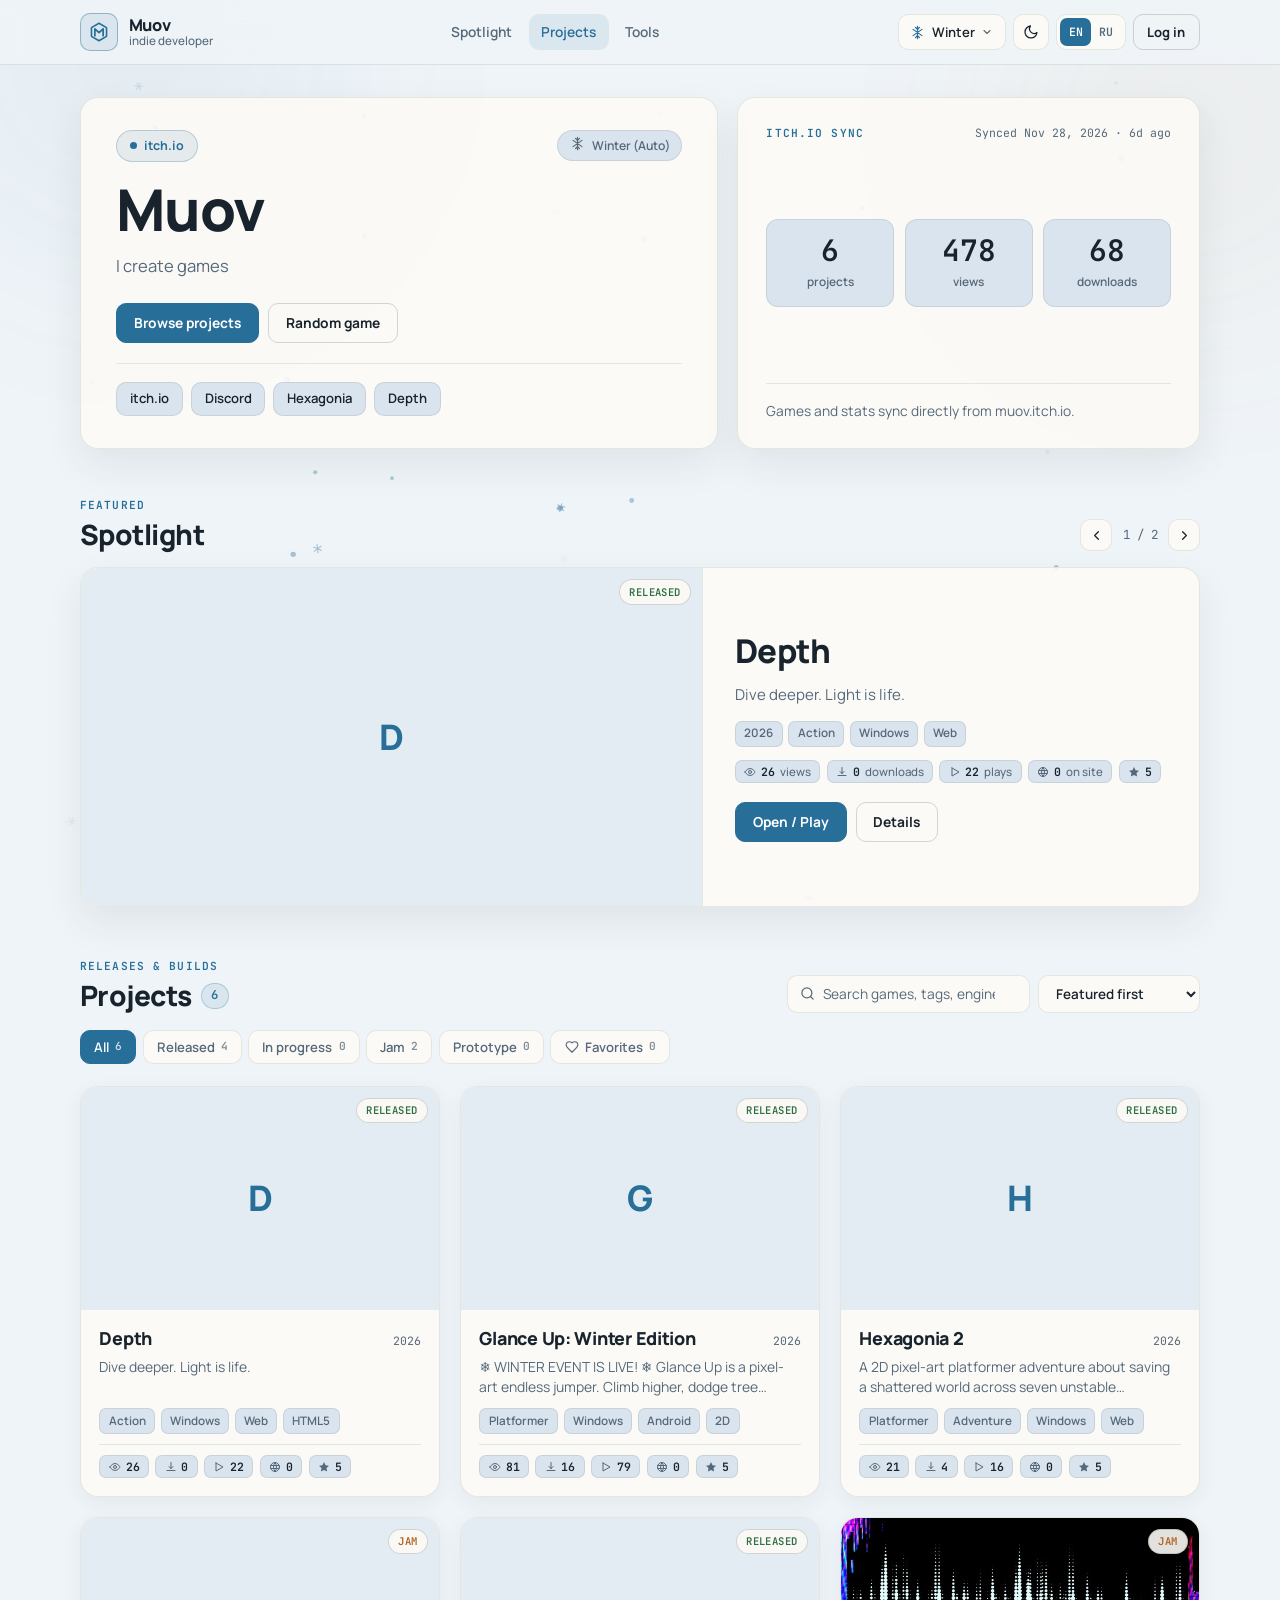
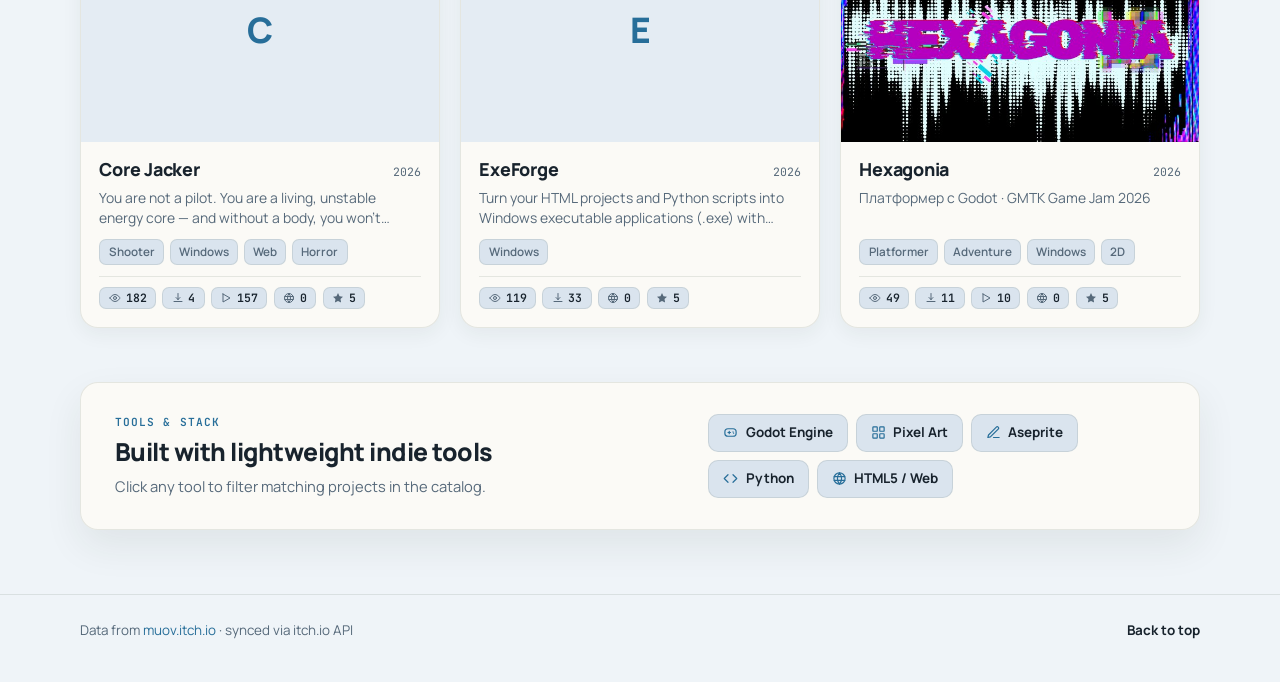
<file: index.html>
<!DOCTYPE html>
<html lang="en" data-theme="dark">
<head>
  <meta charset="UTF-8" />
  <meta name="viewport" content="width=device-width, initial-scale=1, viewport-fit=cover" />
  <title>Muov — Indie Games &amp; Tools</title>
  <meta name="description" content="Indie game developer Muov. Pixel-art platformers, arcade games, and developer utilities." />
  <meta name="theme-color" content="#0e1310" />
  <meta name="color-scheme" content="dark light" />

  <meta property="og:type" content="website" />
  <meta property="og:title" content="Muov — Indie Games &amp; Tools" />
  <meta property="og:description" content="Indie games, game jam builds, and tools by Muov." />
  <meta property="og:image" content="covers/hexagonia.jpg" />
  <meta name="twitter:card" content="summary_large_image" />

  <link rel="manifest" href="manifest.webmanifest" />
  <link rel="icon" href="icon.svg" type="image/svg+xml" />
  <link rel="apple-touch-icon" href="icon.svg" />

  <script>
    (() => {
      try {
        const storedTheme = localStorage.getItem("muov-theme");
        const prefersLight = window.matchMedia && window.matchMedia("(prefers-color-scheme: light)").matches;
        const theme = storedTheme === "light" || storedTheme === "dark" ? storedTheme : prefersLight ? "light" : "dark";
        const lang = localStorage.getItem("muov-lang") === "ru" ? "ru" : "en";
        const pref = localStorage.getItem("muov-season") || "auto";
        const m = new Date().getMonth();
        const calSeason = m === 11 || m <= 1 ? "winter" : m <= 4 ? "spring" : m <= 7 ? "summer" : "autumn";
        const valid = ["autumn", "winter", "spring", "summer", "rain"];
        const season = valid.includes(pref) ? pref : calSeason;
        document.documentElement.setAttribute("data-theme", theme);
        document.documentElement.setAttribute("data-season", season);
        document.documentElement.setAttribute("data-season-pref", valid.includes(pref) ? pref : "auto");
        document.documentElement.lang = lang;
        const meta = document.querySelector('meta[name="theme-color"]');
        if (meta) meta.setAttribute("content", theme === "light" ? "#f4f1ea" : "#0e1310");
      } catch (_) {}
    })();
  </script>

  <link rel="preconnect" href="https://fonts.googleapis.com" />
  <link rel="preconnect" href="https://fonts.gstatic.com" crossorigin />
  <link href="https://fonts.googleapis.com/css2?family=JetBrains+Mono:wght@400;500;600&family=Manrope:wght@400;500;600;700;800&display=swap" rel="stylesheet" />
  <link rel="stylesheet" href="styles.css" />

  <script type="application/json" id="giscusConfig">
  {
    "repo": "Prodebug/portfolio",
    "repoId": "R_kgDOVZsDQw",
    "category": "General",
    "categoryId": "DIC_kwDOVZsDQ84DJxqO"
  }
  </script>
</head>
<body>
  <a class="skip-link" href="#catalog">Skip to projects</a>

  <div class="atmosphere-layer" aria-hidden="true">
    <div class="ambient-wash wash-a"></div>
    <div class="ambient-wash wash-b"></div>
    <canvas id="weatherCanvas"></canvas>
  </div>

  <header class="topbar">
    <div class="container topbar-row">
      <a class="brand" href="#top">
        <span class="brand-mark" aria-hidden="true">
          <svg width="22" height="22" viewBox="0 0 24 24" fill="none">
            <path d="M12 2.5L20.2 7.25V16.75L12 21.5L3.8 16.75V7.25L12 2.5Z" stroke="currentColor" stroke-width="1.75" stroke-linejoin="round"/>
            <path d="M7.5 16V8.5L12 12.6L16.5 8.5V16" stroke="currentColor" stroke-width="1.9" stroke-linecap="round" stroke-linejoin="round"/>
          </svg>
        </span>
        <span class="brand-meta">
          <strong id="brandName">Muov</strong>
          <small id="brandRole">indie developer</small>
        </span>
      </a>

      <nav class="nav-links" aria-label="Primary navigation">
        <a href="#featured" class="nav-link" id="navSpotlight">Spotlight</a>
        <a href="#catalog" class="nav-link" id="navCatalog">Projects</a>
        <a href="#craft" class="nav-link" id="navCraft">Tools</a>
      </nav>

      <div class="nav-actions" aria-label="Controls">
        <div class="season-control" id="seasonControl">
          <button type="button" class="ctrl-btn season-pill" id="btnSeason" aria-expanded="false" aria-haspopup="menu" aria-controls="seasonMenu" title="Weather &amp; season">
            <span class="season-svg" id="seasonIcon" aria-hidden="true"></span>
            <span class="season-pill-label" id="seasonLabel">Autumn</span>
            <svg class="season-caret" width="12" height="12" viewBox="0 0 24 24" fill="none" stroke="currentColor" stroke-width="2.2" stroke-linecap="round" stroke-linejoin="round" aria-hidden="true">
              <path d="m6 9 6 6 6-6"/>
            </svg>
          </button>
          <div class="season-menu" id="seasonMenu" role="menu" hidden>
            <button type="button" class="season-opt" role="menuitemradio" data-season-pick="auto">
              <span class="s-ico" data-s-icon="auto" aria-hidden="true"></span>
              <span class="s-meta"><strong>Auto</strong><small>Current season</small></span>
            </button>
            <button type="button" class="season-opt" role="menuitemradio" data-season-pick="autumn">
              <span class="s-ico" data-s-icon="autumn" aria-hidden="true"></span>
              <span class="s-meta"><strong>Autumn</strong><small>Falling leaves</small></span>
            </button>
            <button type="button" class="season-opt" role="menuitemradio" data-season-pick="winter">
              <span class="s-ico" data-s-icon="winter" aria-hidden="true"></span>
              <span class="s-meta"><strong>Winter</strong><small>Snowfall</small></span>
            </button>
            <button type="button" class="season-opt" role="menuitemradio" data-season-pick="spring">
              <span class="s-ico" data-s-icon="spring" aria-hidden="true"></span>
              <span class="s-meta"><strong>Spring</strong><small>Blossoms</small></span>
            </button>
            <button type="button" class="season-opt" role="menuitemradio" data-season-pick="summer">
              <span class="s-ico" data-s-icon="summer" aria-hidden="true"></span>
              <span class="s-meta"><strong>Summer</strong><small>Fireflies</small></span>
            </button>
            <button type="button" class="season-opt" role="menuitemradio" data-season-pick="rain">
              <span class="s-ico" data-s-icon="rain" aria-hidden="true"></span>
              <span class="s-meta"><strong>Rain</strong><small>Forest rain</small></span>
            </button>
          </div>
        </div>

        <button type="button" class="ctrl-btn icon-only" id="btnTheme" title="Switch theme" aria-label="Switch theme">
          <svg class="icon-sun" width="16" height="16" viewBox="0 0 24 24" fill="none" stroke="currentColor" stroke-width="1.9" stroke-linecap="round" stroke-linejoin="round" aria-hidden="true">
            <circle cx="12" cy="12" r="4"/>
            <path d="M12 2v2M12 20v2M4.93 4.93l1.41 1.41M17.66 17.66l1.41 1.41M2 12h2M20 12h2M6.34 17.66l-1.41 1.41M19.07 4.93l-1.41 1.41"/>
          </svg>
          <svg class="icon-moon" width="16" height="16" viewBox="0 0 24 24" fill="none" stroke="currentColor" stroke-width="1.9" stroke-linecap="round" stroke-linejoin="round" aria-hidden="true">
            <path d="M21 12.79A9 9 0 1 1 11.21 3 7 7 0 0 0 21 12.79z"/>
          </svg>
        </button>

        <div class="lang-toggle" role="group" aria-label="Language">
          <button type="button" class="lang-btn active" data-lang="en">EN</button>
          <button type="button" class="lang-btn" data-lang="ru">RU</button>
        </div>

        <button type="button" class="btn outline sm" id="btnLogin">Log in</button>

        <button type="button" class="ctrl-btn icon-only menu-btn" id="btnMobileMenu" aria-expanded="false" aria-controls="mobileDrawer" aria-label="Menu">
          <svg width="17" height="17" viewBox="0 0 24 24" fill="none" stroke="currentColor" stroke-width="1.9" stroke-linecap="round" aria-hidden="true">
            <path d="M4 7h16M4 12h16M4 17h16"/>
          </svg>
        </button>
      </div>
    </div>

    <div id="adminNav" class="admin-ribbon" hidden>
      <div class="container admin-ribbon-row">
        <span class="admin-ribbon-label" id="adminRibbonTitle">Owner Mode</span>
        <div class="admin-bar">
          <button type="button" class="btn ghost sm" id="btnProfile">Profile</button>
          <button type="button" class="btn ghost sm" id="btnExport">Export</button>
          <label class="btn ghost sm file-btn">
            <span id="importLabel">Import</span>
            <input type="file" id="fileImport" accept="application/json,.json" hidden />
          </label>
          <button type="button" class="btn primary sm" id="btnAdd">+ Project</button>
          <button type="button" class="btn ghost sm danger-text" id="btnLogout">Log out</button>
        </div>
      </div>
    </div>

    <div id="mobileDrawer" class="mobile-drawer" hidden>
      <div class="container mobile-drawer-inner">
        <a href="#featured" class="mobile-link" data-close-drawer id="mobNavSpotlight">Spotlight</a>
        <a href="#catalog" class="mobile-link" data-close-drawer id="mobNavCatalog">Projects</a>
        <a href="#craft" class="mobile-link" data-close-drawer id="mobNavCraft">Tools</a>
        <div class="mobile-lang-row">
          <button type="button" class="lang-btn active" data-lang="en">EN</button>
          <button type="button" class="lang-btn" data-lang="ru">RU</button>
        </div>
      </div>
    </div>
  </header>

  <main id="top" class="container">
    <!-- Hero -->
    <section class="hero-stage">
      <div class="surface-card hero-main">
        <div class="hero-meta-row">
          <span class="status-pill">
            <span class="status-dot" aria-hidden="true"></span>
            <span id="heroCity">itch.io</span>
          </span>
          <button type="button" class="season-inline-btn" id="heroSeason" title="Weather &amp; season">
            <span id="heroSeasonIcon" aria-hidden="true"></span>
            <span id="heroSeasonText">Autumn</span>
          </button>
        </div>

        <h1 class="hero-title" id="heroTitle">Muov</h1>
        <p class="hero-bio" id="heroBio">I create games</p>

        <div class="hero-actions">
          <a href="#catalog" class="btn primary" id="btnExplore">Browse projects</a>
          <button type="button" class="btn outline" id="btnRandom">Random game</button>
        </div>

        <div class="hero-links" id="heroLinks"></div>
      </div>

      <aside class="surface-card hero-telemetry" aria-label="Portfolio overview">
        <div class="telemetry-top">
          <span class="section-eyebrow" id="noteKicker">itch.io Sync</span>
          <span class="sync-dot-label" id="syncUpdated"></span>
        </div>

        <div class="metrics-grid">
          <div class="metric-cell">
            <span class="metric-num" id="sumProjects">0</span>
            <span class="metric-lbl" id="lblSumProjects">projects</span>
          </div>
          <div class="metric-cell">
            <span class="metric-num" id="sumViews">0</span>
            <span class="metric-lbl" id="lblSumViews">views</span>
          </div>
          <div class="metric-cell">
            <span class="metric-num" id="sumDownloads">0</span>
            <span class="metric-lbl" id="lblSumDownloads">downloads</span>
          </div>
        </div>

        <p class="telemetry-note" id="noteText">Games and stats sync directly from muov.itch.io.</p>
      </aside>
    </section>

    <div class="sync-toast" id="syncStatus" hidden></div>
    <p class="admin-banner" id="adminBadge" hidden></p>

    <!-- Spotlight -->
    <section class="spotlight-wrap reveal" id="featured" hidden>
      <div class="section-head">
        <div>
          <span class="section-eyebrow" id="lblSpotlightKicker">Featured</span>
          <h2 class="section-title" id="lblSpotlight">Spotlight</h2>
        </div>
        <div class="spotlight-controls" id="spotlightControls" hidden>
          <button type="button" class="ctrl-btn icon-only sm" id="btnSpotPrev" aria-label="Previous project">
            <svg width="15" height="15" viewBox="0 0 24 24" fill="none" stroke="currentColor" stroke-width="2" stroke-linecap="round" stroke-linejoin="round" aria-hidden="true"><path d="m15 18-6-6 6-6"/></svg>
          </button>
          <span class="spotlight-counter" id="spotCounter">1 / 1</span>
          <button type="button" class="ctrl-btn icon-only sm" id="btnSpotNext" aria-label="Next project">
            <svg width="15" height="15" viewBox="0 0 24 24" fill="none" stroke="currentColor" stroke-width="2" stroke-linecap="round" stroke-linejoin="round" aria-hidden="true"><path d="m9 18 6-6-6-6"/></svg>
          </button>
        </div>
      </div>
      <div class="spotlight-card" id="spotlightHost"></div>
    </section>

    <!-- Catalog -->
    <section class="catalog-wrap reveal" id="catalog">
      <div class="catalog-head">
        <div class="catalog-title-block">
          <span class="section-eyebrow" id="lblCatalogKicker">Releases &amp; Builds</span>
          <div class="title-row">
            <h2 class="section-title" id="lblCatalog">Projects</h2>
            <span class="count-badge" id="visibleCount">0</span>
          </div>
        </div>

        <div class="catalog-controls">
          <div class="search-wrap">
            <svg class="search-icon" width="15" height="15" viewBox="0 0 24 24" fill="none" stroke="currentColor" stroke-width="2" stroke-linecap="round" stroke-linejoin="round" aria-hidden="true">
              <circle cx="11" cy="11" r="8"/>
              <path d="m21 21-4.3-4.3"/>
            </svg>
            <input type="search" class="search-field" id="search" placeholder="Search games, tags, engines…" autocomplete="off" />
            <button type="button" class="clear-search" id="btnClearSearch" hidden aria-label="Clear search">
              <svg width="13" height="13" viewBox="0 0 24 24" fill="none" stroke="currentColor" stroke-width="2.2" stroke-linecap="round" aria-hidden="true"><path d="M18 6 6 18M6 6l12 12"/></svg>
            </button>
          </div>

          <label class="sort-wrap">
            <select class="sort-select" id="sortSelect" aria-label="Sort order">
              <option value="featured">Featured first</option>
              <option value="views">Most viewed</option>
              <option value="downloads">Most downloaded</option>
              <option value="year">Newest first</option>
            </select>
          </label>
        </div>
      </div>

      <div class="filter-bar">
        <div class="filter-pills" id="filters">
          <button type="button" class="pill active" data-filter="all">All</button>
          <button type="button" class="pill" data-filter="released">Released</button>
          <button type="button" class="pill" data-filter="wip">In progress</button>
          <button type="button" class="pill" data-filter="jam">Jam</button>
          <button type="button" class="pill" data-filter="prototype">Prototype</button>
          <button type="button" class="pill pill-fav" data-filter="fav">Favorites</button>
        </div>
        <button type="button" class="active-tag-chip" id="activeTagChip" hidden></button>
      </div>

      <div class="cards-grid" id="grid" role="list"></div>

      <div class="empty-box" id="empty" hidden>
        <svg class="empty-icon" width="28" height="28" viewBox="0 0 24 24" fill="none" stroke="currentColor" stroke-width="1.6" stroke-linecap="round" stroke-linejoin="round" aria-hidden="true">
          <circle cx="11" cy="11" r="7"/>
          <path d="m20 20-3.5-3.5"/>
          <path d="M8 11h6"/>
        </svg>
        <p id="emptyText">No projects match your filter.</p>
        <button type="button" class="btn outline sm" id="btnResetFilters">Reset filters</button>
      </div>
    </section>

    <!-- Tools -->
    <section class="craft-wrap reveal" id="craft">
      <div class="surface-card craft-card">
        <div class="craft-info">
          <span class="section-eyebrow" id="lblCraft">Tools &amp; Stack</span>
          <h2 class="craft-heading" id="craftHeading">Built with lightweight indie tools</h2>
          <p class="craft-desc" id="craftDesc">Click any tool to filter matching projects in the catalog.</p>
        </div>
        <div class="craft-tags" id="craftTags">
          <button type="button" class="craft-tag" data-craft-query="Godot">
            <svg width="15" height="15" viewBox="0 0 24 24" fill="none" stroke="currentColor" stroke-width="1.9" stroke-linecap="round" stroke-linejoin="round" aria-hidden="true"><rect x="3" y="6" width="18" height="12" rx="5"/><path d="M8 12h4M10 10v4M16 11h.01M17 13h.01"/></svg>
            Godot Engine
          </button>
          <button type="button" class="craft-tag" data-craft-query="Pixel Art">
            <svg width="15" height="15" viewBox="0 0 24 24" fill="none" stroke="currentColor" stroke-width="1.9" stroke-linecap="round" stroke-linejoin="round" aria-hidden="true"><rect x="3" y="3" width="7" height="7" rx="1"/><rect x="14" y="3" width="7" height="7" rx="1"/><rect x="3" y="14" width="7" height="7" rx="1"/><rect x="14" y="14" width="7" height="7" rx="1"/></svg>
            Pixel Art
          </button>
          <button type="button" class="craft-tag" data-craft-query="Aseprite">
            <svg width="15" height="15" viewBox="0 0 24 24" fill="none" stroke="currentColor" stroke-width="1.9" stroke-linecap="round" stroke-linejoin="round" aria-hidden="true"><path d="M12 20h9"/><path d="M16.5 3.5a2.1 2.1 0 0 1 3 3L7 19l-4 1 1-4Z"/></svg>
            Aseprite
          </button>
          <button type="button" class="craft-tag" data-craft-query="Python">
            <svg width="15" height="15" viewBox="0 0 24 24" fill="none" stroke="currentColor" stroke-width="1.9" stroke-linecap="round" stroke-linejoin="round" aria-hidden="true"><polyline points="16 18 22 12 16 6"/><polyline points="8 6 2 12 8 18"/></svg>
            Python
          </button>
          <button type="button" class="craft-tag" data-craft-query="Web">
            <svg width="15" height="15" viewBox="0 0 24 24" fill="none" stroke="currentColor" stroke-width="1.9" stroke-linecap="round" stroke-linejoin="round" aria-hidden="true"><circle cx="12" cy="12" r="9"/><path d="M3.6 9h16.8M3.6 15h16.8M12 3a14 14 0 0 0 0 18M12 3a14 14 0 0 1 0 18"/></svg>
            HTML5 / Web
          </button>
        </div>
      </div>
    </section>
  </main>

  <footer class="site-footer">
    <div class="container footer-row">
      <p id="footerText">
        Data from <a href="https://muov.itch.io/" target="_blank" rel="noopener">muov.itch.io</a> · synced via itch.io API
      </p>
      <a href="#top" class="back-top" id="backTop">Back to top</a>
    </div>
  </footer>

  <dialog class="modal-sheet" id="dialog">
    <div class="modal-body" id="dialogBody"></div>
  </dialog>

  <dialog class="lightbox-dialog" id="lightbox">
    <div class="lightbox-shell">
      <div class="lightbox-bar">
        <span class="lightbox-counter" id="lightboxCounter">1 / 1</span>
        <button type="button" class="btn ghost sm" id="btnLightboxClose">Close</button>
      </div>
      <div class="lightbox-stage">
        <button type="button" class="lightbox-nav prev" id="btnLightboxPrev" aria-label="Previous image">
          <svg width="18" height="18" viewBox="0 0 24 24" fill="none" stroke="currentColor" stroke-width="2" stroke-linecap="round" stroke-linejoin="round" aria-hidden="true"><path d="m15 18-6-6 6-6"/></svg>
        </button>
        <img id="lightboxImg" alt="" />
        <button type="button" class="lightbox-nav next" id="btnLightboxNext" aria-label="Next image">
          <svg width="18" height="18" viewBox="0 0 24 24" fill="none" stroke="currentColor" stroke-width="2" stroke-linecap="round" stroke-linejoin="round" aria-hidden="true"><path d="m9 18 6-6-6-6"/></svg>
        </button>
      </div>
    </div>
  </dialog>

  <div class="toast-stack" id="toastStack" aria-live="polite" aria-atomic="true"></div>

  <div class="drop-overlay" id="dropVeil" hidden>
    <p>Drop JSON to import portfolio</p>
  </div>

  <script src="app.js"></script>
</body>
</html>
</file>
<file: styles.css>
/* =========================================================
   Muov — Portfolio Design System
   Natural, calm, cohesive across themes & seasons
   ========================================================= */

:root,
[data-theme="dark"] {
  --bg: #0e1310;
  --bg-elev: #141b17;
  --bg-soft: #1a231e;
  --surface: rgba(21, 28, 24, 0.88);
  --surface-solid: #151c18;
  --surface-hover: #1c2620;
  --fg: #eef2ec;
  --muted: #98a69a;
  --line: rgba(220, 234, 222, 0.1);
  --line-strong: rgba(220, 234, 222, 0.18);

  --accent: #76b97d;
  --accent-strong: #53985b;
  --accent-ink: #0a170c;
  --accent-soft: rgba(118, 185, 125, 0.13);
  --amber: #e2b45a;
  --berry: #de7569;

  --ok: #76b97d;
  --warn: #e2b45a;
  --danger: #e27870;
  --jam: #de9b58;
  --proto: #a896d8;

  --shadow: 0 20px 48px rgba(4, 7, 5, 0.45);
  --shadow-card: 0 8px 24px rgba(4, 7, 5, 0.3);

  --radius: 18px;
  --radius-sm: 10px;
  --font: "Manrope", system-ui, -apple-system, sans-serif;
  --mono: "JetBrains Mono", ui-monospace, monospace;
  color-scheme: dark;
}

[data-theme="light"] {
  --bg: #f4f1ea;
  --bg-elev: #ebe6dc;
  --bg-soft: #e5dfd3;
  --surface: rgba(252, 250, 246, 0.92);
  --surface-solid: #fcfaf6;
  --surface-hover: #f5f1e8;
  --fg: #1b241d;
  --muted: #5c685e;
  --line: rgba(34, 48, 36, 0.1);
  --line-strong: rgba(34, 48, 36, 0.18);

  --accent: #2f6f44;
  --accent-strong: #245735;
  --accent-ink: #ffffff;
  --accent-soft: rgba(47, 111, 68, 0.1);
  --amber: #b37a24;
  --berry: #b84a40;

  --ok: #2f6f44;
  --warn: #a66f19;
  --danger: #b84a40;
  --jam: #ae621e;
  --proto: #654ca1;

  --shadow: 0 16px 38px rgba(42, 46, 36, 0.08);
  --shadow-card: 0 6px 20px rgba(42, 46, 36, 0.06);
  color-scheme: light;
}

/* Seasonal Palette Overrides */
[data-theme="dark"][data-season="autumn"] {
  --bg: #12100e;
  --bg-elev: #191512;
  --bg-soft: #211b17;
  --surface: rgba(26, 22, 18, 0.88);
  --surface-solid: #1a1612;
  --surface-hover: #241e18;
  --accent: #d98e4e;
  --accent-strong: #b86c2f;
  --accent-ink: #1a0f06;
  --accent-soft: rgba(217, 142, 78, 0.14);
  --amber: #e2b45a;
}
[data-theme="light"][data-season="autumn"] {
  --bg: #f5efe6;
  --bg-elev: #ece3d5;
  --bg-soft: #e5dac9;
  --accent: #a6531e;
  --accent-strong: #853f14;
  --accent-soft: rgba(166, 83, 30, 0.1);
}

[data-theme="dark"][data-season="winter"] {
  --bg: #0d1216;
  --bg-elev: #131a20;
  --bg-soft: #19222a;
  --surface: rgba(19, 26, 32, 0.88);
  --surface-solid: #131a20;
  --surface-hover: #1a242c;
  --fg: #edf3f8;
  --muted: #93a6b6;
  --accent: #74bfea;
  --accent-strong: #4697c9;
  --accent-ink: #071620;
  --accent-soft: rgba(116, 191, 234, 0.13);
  --amber: #b8dcf2;
}
[data-theme="light"][data-season="winter"] {
  --bg: #eff4f8;
  --bg-elev: #e4ecf3;
  --bg-soft: #dae4ee;
  --fg: #18232d;
  --muted: #56697a;
  --accent: #276e99;
  --accent-strong: #1c5578;
  --accent-soft: rgba(39, 110, 153, 0.1);
}

[data-theme="dark"][data-season="spring"] {
  --bg: #0f1512;
  --bg-elev: #151d19;
  --bg-soft: #1c2620;
  --surface: rgba(22, 30, 26, 0.88);
  --surface-solid: #161e1a;
  --surface-hover: #1d2822;
  --accent: #74c98e;
  --accent-strong: #4ca467;
  --accent-ink: #08180e;
  --accent-soft: rgba(116, 201, 142, 0.13);
  --amber: #df9cb4;
}
[data-theme="light"][data-season="spring"] {
  --bg: #f4f3ec;
  --bg-elev: #eae8dc;
  --bg-soft: #e2e0d2;
  --accent: #2e7b4d;
  --accent-strong: #225e3a;
  --accent-soft: rgba(46, 123, 77, 0.1);
}

[data-theme="dark"][data-season="rain"] {
  --bg: #0d1314;
  --bg-elev: #131b1d;
  --bg-soft: #192325;
  --surface: rgba(19, 27, 29, 0.88);
  --surface-solid: #131b1d;
  --surface-hover: #1a2528;
  --fg: #eaf1f2;
  --muted: #8ea2a6;
  --accent: #67bfb4;
  --accent-strong: #41948a;
  --accent-ink: #071716;
  --accent-soft: rgba(103, 191, 180, 0.13);
  --amber: #86aec9;
}
[data-theme="light"][data-season="rain"] {
  --bg: #edf2f3;
  --bg-elev: #e1e8ea;
  --bg-soft: #d7e0e3;
  --fg: #182427;
  --muted: #52666b;
  --accent: #26706a;
  --accent-strong: #1b544f;
  --accent-soft: rgba(38, 112, 106, 0.1);
}

*,
*::before,
*::after {
  box-sizing: border-box;
}

html {
  scroll-behavior: smooth;
}

body {
  margin: 0;
  min-height: 100dvh;
  font-family: var(--font);
  font-size: 0.98rem;
  background: var(--bg);
  color: var(--fg);
  line-height: 1.6;
  -webkit-font-smoothing: antialiased;
  transition: background-color 0.35s ease, color 0.35s ease;
}

::selection {
  background: color-mix(in srgb, var(--accent) 28%, transparent);
}

a {
  color: var(--accent);
  text-decoration: none;
}

a:hover {
  text-decoration: underline;
  text-underline-offset: 3px;
}

img {
  max-width: 100%;
  display: block;
}

button,
input,
textarea,
select {
  font: inherit;
  color: inherit;
}

:focus-visible {
  outline: 2px solid var(--accent);
  outline-offset: 2px;
}

.skip-link {
  position: absolute;
  left: 1rem;
  top: -3rem;
  z-index: 100;
  padding: 0.5rem 1rem;
  border-radius: var(--radius-sm);
  background: var(--accent);
  color: var(--accent-ink);
  font-weight: 700;
}

.skip-link:focus {
  top: 0.75rem;
}

.container {
  max-width: 1160px;
  margin: 0 auto;
  padding-left: 1.25rem;
  padding-right: 1.25rem;
}

/* Atmosphere Layer */
.atmosphere-layer {
  position: fixed;
  inset: 0;
  z-index: -1;
  pointer-events: none;
  overflow: hidden;
}

.ambient-wash {
  position: absolute;
  border-radius: 50%;
  filter: blur(120px);
  transition: background-color 0.6s ease, opacity 0.6s ease;
}

.wash-a {
  width: 580px;
  height: 580px;
  top: -240px;
  left: -160px;
  background: radial-gradient(circle, var(--accent), transparent 68%);
  opacity: 0.14;
  animation: washDriftA 22s ease-in-out infinite alternate;
}

.wash-b {
  width: 500px;
  height: 500px;
  top: -120px;
  right: -160px;
  background: radial-gradient(circle, var(--amber), transparent 68%);
  opacity: 0.1;
  animation: washDriftB 26s ease-in-out infinite alternate;
}

[data-theme="light"] .wash-a { opacity: 0.09; }
[data-theme="light"] .wash-b { opacity: 0.1; }

@keyframes washDriftA {
  from { transform: translate(0, 0); }
  to { transform: translate(36px, 24px); }
}

@keyframes washDriftB {
  from { transform: translate(0, 0); }
  to { transform: translate(-32px, 28px); }
}

#weatherCanvas {
  position: absolute;
  inset: 0;
  width: 100%;
  height: 100%;
}

/* Topbar */
.topbar {
  position: sticky;
  top: 0;
  z-index: 40;
  background: color-mix(in srgb, var(--bg) 82%, transparent);
  backdrop-filter: blur(14px);
  border-bottom: 1px solid var(--line);
}

.topbar-row {
  height: 4rem;
  display: flex;
  align-items: center;
  justify-content: space-between;
  gap: 1rem;
}

.brand {
  display: inline-flex;
  align-items: center;
  gap: 0.7rem;
  color: inherit;
  flex-shrink: 0;
}

.brand:hover {
  text-decoration: none;
}

.brand-mark {
  width: 2.35rem;
  height: 2.35rem;
  border-radius: var(--radius-sm);
  background: var(--accent-soft);
  border: 1px solid color-mix(in srgb, var(--accent) 32%, var(--line));
  color: var(--accent);
  display: grid;
  place-items: center;
  transition: transform 0.25s ease, border-color 0.2s ease;
}

.brand:hover .brand-mark {
  transform: translateY(-1px);
  border-color: var(--accent);
}

.brand-meta {
  display: flex;
  flex-direction: column;
  line-height: 1.15;
}

.brand-meta strong {
  font-size: 1.02rem;
  font-weight: 800;
  letter-spacing: -0.02em;
}

.brand-meta small {
  color: var(--muted);
  font-size: 0.73rem;
  font-weight: 500;
}

.nav-links {
  display: flex;
  align-items: center;
  gap: 0.25rem;
}

.nav-link {
  color: var(--muted);
  font-size: 0.86rem;
  font-weight: 600;
  padding: 0.42rem 0.78rem;
  border-radius: var(--radius-sm);
  transition: color 0.16s ease, background-color 0.16s ease;
}

.nav-link:hover {
  color: var(--fg);
  background: var(--surface-hover);
  text-decoration: none;
}

.nav-link.is-active {
  color: var(--accent);
  background: var(--accent-soft);
}

.nav-actions {
  display: flex;
  align-items: center;
  gap: 0.45rem;
}

/* Unified Control Buttons (all 36px height, 10px radius) */
.ctrl-btn {
  appearance: none;
  height: 36px;
  padding: 0 0.72rem;
  border-radius: var(--radius-sm);
  border: 1px solid var(--line);
  background: var(--surface-solid);
  color: var(--fg);
  font-size: 0.82rem;
  font-weight: 600;
  display: inline-flex;
  align-items: center;
  justify-content: center;
  gap: 0.42rem;
  cursor: pointer;
  transition: border-color 0.16s ease, background-color 0.16s ease, color 0.16s ease;
}

.ctrl-btn:hover {
  border-color: var(--accent);
  background: var(--surface-hover);
}

.ctrl-btn.icon-only {
  width: 36px;
  padding: 0;
}

.ctrl-btn.sm {
  height: 32px;
  width: 32px;
  padding: 0;
}

[data-theme="dark"] .icon-moon { display: none; }
[data-theme="light"] .icon-sun { display: none; }

.season-control {
  position: relative;
}

.season-svg,
.s-ico {
  display: inline-flex;
  align-items: center;
  justify-content: center;
  color: var(--accent);
}

.season-caret {
  color: var(--muted);
  transition: transform 0.2s ease;
}

.season-pill[aria-expanded="true"] .season-caret {
  transform: rotate(180deg);
}

.season-menu {
  position: absolute;
  top: calc(100% + 0.45rem);
  right: 0;
  z-index: 65;
  width: 224px;
  padding: 0.4rem;
  border-radius: 14px;
  background: var(--surface-solid);
  border: 1px solid var(--line-strong);
  box-shadow: var(--shadow);
  display: grid;
  gap: 0.2rem;
  animation: fadeSlideIn 0.18s ease;
}

.season-menu[hidden] {
  display: none;
}

.season-opt {
  appearance: none;
  width: 100%;
  border: 1px solid transparent;
  background: transparent;
  border-radius: 10px;
  padding: 0.46rem 0.6rem;
  display: flex;
  align-items: center;
  gap: 0.65rem;
  text-align: left;
  cursor: pointer;
  color: var(--fg);
  transition: background-color 0.15s ease, border-color 0.15s ease;
}

.season-opt:hover {
  background: var(--surface-hover);
}

.season-opt.is-selected {
  background: var(--accent-soft);
  border-color: color-mix(in srgb, var(--accent) 35%, transparent);
  color: var(--accent);
}

.season-opt .s-ico {
  width: 28px;
  height: 28px;
  border-radius: 8px;
  background: var(--bg-soft);
  flex-shrink: 0;
}

.season-opt .s-meta {
  display: flex;
  flex-direction: column;
  line-height: 1.2;
}

.season-opt .s-meta strong {
  font-size: 0.84rem;
  font-weight: 700;
}

.season-opt .s-meta small {
  font-size: 0.72rem;
  color: var(--muted);
  font-weight: 500;
}

.lang-toggle {
  display: inline-flex;
  height: 36px;
  padding: 3px;
  border-radius: var(--radius-sm);
  background: var(--surface-solid);
  border: 1px solid var(--line);
}

.lang-btn {
  appearance: none;
  border: none;
  background: transparent;
  color: var(--muted);
  padding: 0 0.52rem;
  border-radius: 7px;
  font-family: var(--mono);
  font-size: 0.72rem;
  font-weight: 600;
  cursor: pointer;
  transition: background-color 0.15s ease, color 0.15s ease;
}

.lang-btn.active {
  background: var(--accent);
  color: var(--accent-ink);
}

.menu-btn {
  display: none;
}

@media (max-width: 820px) {
  .nav-links { display: none; }
  .menu-btn { display: inline-flex; }
}

@media (max-width: 560px) {
  .season-pill-label,
  .season-caret { display: none; }
  .season-pill { width: 36px; padding: 0; }
  .nav-actions .lang-toggle { display: none; }
}

.mobile-drawer {
  border-top: 1px solid var(--line);
  background: var(--surface-solid);
}

.mobile-drawer[hidden] {
  display: none;
}

.mobile-drawer-inner {
  padding-top: 0.75rem;
  padding-bottom: 0.9rem;
  display: flex;
  flex-direction: column;
  gap: 0.3rem;
}

.mobile-link {
  padding: 0.55rem 0.75rem;
  border-radius: var(--radius-sm);
  color: var(--fg);
  font-weight: 600;
  font-size: 0.92rem;
}

.mobile-link:hover {
  background: var(--accent-soft);
  color: var(--accent);
  text-decoration: none;
}

.mobile-lang-row {
  display: flex;
  gap: 0.4rem;
  padding-top: 0.45rem;
  margin-top: 0.25rem;
  border-top: 1px solid var(--line);
}

.mobile-lang-row .lang-btn {
  height: 32px;
  border: 1px solid var(--line);
}

/* Admin Ribbon */
.admin-ribbon {
  border-top: 1px solid color-mix(in srgb, var(--accent) 28%, var(--line));
  background: color-mix(in srgb, var(--accent-soft) 50%, var(--bg-elev));
}

.admin-ribbon[hidden] {
  display: none;
}

.admin-ribbon-row {
  padding-top: 0.48rem;
  padding-bottom: 0.48rem;
  display: flex;
  flex-wrap: wrap;
  align-items: center;
  justify-content: space-between;
  gap: 0.65rem;
}

.admin-ribbon-label {
  font-family: var(--mono);
  font-size: 0.72rem;
  font-weight: 600;
  letter-spacing: 0.08em;
  text-transform: uppercase;
  color: var(--accent);
}

.admin-bar {
  display: flex;
  flex-wrap: wrap;
  align-items: center;
  gap: 0.4rem;
}

/* Buttons */
.btn {
  appearance: none;
  height: 40px;
  border: 1px solid var(--line);
  background: var(--surface-solid);
  color: var(--fg);
  padding: 0 1.05rem;
  border-radius: var(--radius-sm);
  cursor: pointer;
  font-size: 0.86rem;
  font-weight: 700;
  display: inline-flex;
  align-items: center;
  justify-content: center;
  gap: 0.45rem;
  text-decoration: none;
  transition: border-color 0.16s ease, background-color 0.16s ease, transform 0.16s ease, filter 0.16s ease;
}

.btn.sm {
  height: 36px;
  padding: 0 0.85rem;
  font-size: 0.82rem;
}

.btn:hover {
  border-color: var(--accent);
  background: var(--surface-hover);
  text-decoration: none;
}

.btn:active {
  transform: translateY(1px);
}

.btn:disabled {
  opacity: 0.5;
  cursor: not-allowed;
}

.btn.primary {
  background: var(--accent);
  border-color: var(--accent);
  color: var(--accent-ink);
}

.btn.primary:hover {
  filter: brightness(1.06);
  background: var(--accent);
}

.btn.outline {
  background: transparent;
  border-color: var(--line-strong);
}

.btn.ghost {
  background: transparent;
  border-color: transparent;
}

.btn.ghost:hover {
  background: var(--accent-soft);
  color: var(--accent);
}

.btn.danger {
  color: var(--danger);
  border-color: color-mix(in srgb, var(--danger) 35%, transparent);
}

.btn.danger:hover {
  background: color-mix(in srgb, var(--danger) 12%, transparent);
  border-color: var(--danger);
}

.btn.is-on {
  color: var(--berry);
  border-color: color-mix(in srgb, var(--berry) 45%, transparent);
}

.danger-text {
  color: var(--danger);
}

/* Unified Surface Card */
.surface-card {
  border-radius: var(--radius);
  background: var(--surface);
  border: 1px solid var(--line);
  box-shadow: var(--shadow);
  transition: border-color 0.25s ease, background-color 0.35s ease;
}

/* Hero */
.hero-stage {
  margin-top: 2rem;
  display: grid;
  gap: 1.2rem;
}

@media (min-width: 860px) {
  .hero-stage {
    grid-template-columns: 1.38fr 1fr;
    align-items: stretch;
  }
}

.hero-main {
  padding: 2rem 2.2rem;
  display: flex;
  flex-direction: column;
  justify-content: center;
  animation: fadeSlideIn 0.55s ease both;
}

.hero-meta-row {
  display: flex;
  flex-wrap: wrap;
  align-items: center;
  justify-content: space-between;
  gap: 0.65rem;
  margin-bottom: 1.15rem;
}

.status-pill {
  display: inline-flex;
  align-items: center;
  gap: 0.48rem;
  padding: 0.3rem 0.78rem;
  border-radius: 999px;
  background: var(--accent-soft);
  border: 1px solid color-mix(in srgb, var(--accent) 26%, transparent);
  color: var(--accent);
  font-size: 0.78rem;
  font-weight: 700;
}

.status-dot {
  width: 7px;
  height: 7px;
  border-radius: 50%;
  background: var(--accent);
}

.season-inline-btn {
  appearance: none;
  display: inline-flex;
  align-items: center;
  gap: 0.42rem;
  padding: 0.28rem 0.72rem;
  border-radius: 999px;
  border: 1px solid var(--line);
  background: var(--bg-soft);
  color: var(--muted);
  font-size: 0.76rem;
  font-weight: 600;
  cursor: pointer;
  transition: border-color 0.16s ease, color 0.16s ease;
}

.season-inline-btn:hover {
  border-color: var(--accent);
  color: var(--fg);
}

.hero-title {
  margin: 0;
  font-weight: 800;
  font-size: clamp(2.4rem, 5.5vw, 3.6rem);
  line-height: 1.04;
  letter-spacing: -0.03em;
}

.hero-bio {
  margin: 0.85rem 0 0;
  color: var(--muted);
  font-size: 1.04rem;
  max-width: 36rem;
}

.hero-actions {
  margin-top: 1.45rem;
  display: flex;
  flex-wrap: wrap;
  gap: 0.6rem;
}

.hero-links {
  margin-top: 1.25rem;
  padding-top: 1.1rem;
  border-top: 1px solid var(--line);
  display: flex;
  flex-wrap: wrap;
  gap: 0.5rem;
}

.hero-links a {
  padding: 0.35rem 0.8rem;
  border-radius: var(--radius-sm);
  background: var(--bg-soft);
  border: 1px solid var(--line);
  color: var(--fg);
  font-size: 0.82rem;
  font-weight: 600;
  transition: border-color 0.16s ease, color 0.16s ease, background-color 0.16s ease;
}

.hero-links a:hover {
  border-color: var(--accent);
  background: var(--accent-soft);
  color: var(--accent);
  text-decoration: none;
}

.hero-telemetry {
  padding: 1.65rem 1.75rem;
  display: flex;
  flex-direction: column;
  justify-content: space-between;
  gap: 1.15rem;
  animation: fadeSlideIn 0.55s ease 0.08s both;
}

.telemetry-top {
  display: flex;
  flex-wrap: wrap;
  align-items: center;
  justify-content: space-between;
  gap: 0.5rem;
}

.section-eyebrow {
  display: block;
  font-family: var(--mono);
  font-size: 0.7rem;
  font-weight: 600;
  letter-spacing: 0.1em;
  text-transform: uppercase;
  color: var(--accent);
}

.sync-dot-label {
  font-family: var(--mono);
  font-size: 0.72rem;
  color: var(--muted);
}

.metrics-grid {
  display: grid;
  grid-template-columns: repeat(3, 1fr);
  gap: 0.65rem;
}

.metric-cell {
  padding: 0.9rem 0.5rem;
  border-radius: 12px;
  background: var(--bg-soft);
  border: 1px solid var(--line);
  text-align: center;
}

.metric-num {
  display: block;
  font-family: var(--mono);
  font-size: clamp(1.35rem, 2.5vw, 1.85rem);
  font-weight: 600;
  color: var(--fg);
  line-height: 1.15;
  font-variant-numeric: tabular-nums;
}

.metric-lbl {
  display: block;
  margin-top: 0.28rem;
  font-size: 0.74rem;
  font-weight: 600;
  color: var(--muted);
}

.telemetry-note {
  margin: 0;
  padding-top: 0.95rem;
  border-top: 1px solid var(--line);
  font-size: 0.86rem;
  color: var(--muted);
}

.sync-toast {
  margin-top: 0.85rem;
  padding: 0.55rem 0.95rem;
  border-radius: var(--radius-sm);
  background: var(--bg-elev);
  border: 1px solid var(--line);
  font-family: var(--mono);
  font-size: 0.75rem;
  color: var(--muted);
}

.admin-banner {
  margin: 0.85rem 0 0;
  padding: 0.6rem 1rem;
  border-radius: var(--radius-sm);
  background: var(--accent-soft);
  border: 1px solid color-mix(in srgb, var(--accent) 32%, transparent);
  color: var(--accent);
  font-size: 0.82rem;
  font-weight: 600;
}

/* Section Headers */
.section-head {
  display: flex;
  flex-wrap: wrap;
  align-items: flex-end;
  justify-content: space-between;
  gap: 1rem;
  margin-bottom: 1rem;
}

.section-title {
  margin: 0.2rem 0 0;
  font-size: clamp(1.35rem, 2.5vw, 1.75rem);
  font-weight: 800;
  letter-spacing: -0.02em;
  line-height: 1.18;
}

/* Spotlight */
.spotlight-wrap {
  margin-top: 3rem;
}

.spotlight-controls {
  display: inline-flex;
  align-items: center;
  gap: 0.45rem;
}

.spotlight-controls[hidden] {
  display: none;
}

.spotlight-counter {
  font-family: var(--mono);
  font-size: 0.78rem;
  color: var(--muted);
  min-width: 2.6rem;
  text-align: center;
}

.spotlight-card {
  display: grid;
  border-radius: var(--radius);
  overflow: hidden;
  background: var(--surface);
  border: 1px solid var(--line);
  box-shadow: var(--shadow);
  transition: opacity 0.22s ease, transform 0.22s ease, border-color 0.22s ease;
}

.spotlight-card.is-swapping {
  opacity: 0.35;
  transform: translateY(4px);
}

@media (min-width: 840px) {
  .spotlight-card {
    grid-template-columns: 1.25fr 1fr;
    min-height: 340px;
  }
}

.spotlight-media {
  position: relative;
  aspect-ratio: 16 / 10;
  background: var(--bg-soft);
  overflow: hidden;
  cursor: zoom-in;
}

@media (min-width: 840px) {
  .spotlight-media {
    aspect-ratio: auto;
    height: 100%;
  }
}

.spotlight-media img {
  width: 100%;
  height: 100%;
  object-fit: cover;
  transition: transform 0.55s ease, opacity 0.35s ease;
}

.spotlight-card:hover .spotlight-media img {
  transform: scale(1.03);
}

.spotlight-info {
  padding: 1.85rem 2rem;
  display: flex;
  flex-direction: column;
  justify-content: center;
  gap: 0.85rem;
  border-top: 1px solid var(--line);
}

@media (min-width: 840px) {
  .spotlight-info {
    border-top: none;
    border-left: 1px solid var(--line);
  }
}

.spotlight-title {
  margin: 0;
  font-size: clamp(1.5rem, 2.8vw, 2.05rem);
  font-weight: 800;
  letter-spacing: -0.02em;
  line-height: 1.15;
}

.spotlight-desc {
  margin: 0;
  color: var(--muted);
  font-size: 0.94rem;
  display: -webkit-box;
  -webkit-line-clamp: 3;
  -webkit-box-orient: vertical;
  overflow: hidden;
}

.spotlight-actions {
  margin-top: 0.35rem;
  display: flex;
  flex-wrap: wrap;
  gap: 0.55rem;
}

/* Catalog */
.catalog-wrap {
  margin-top: 3.2rem;
}

.catalog-head {
  display: flex;
  flex-wrap: wrap;
  align-items: flex-end;
  justify-content: space-between;
  gap: 1rem;
  margin-bottom: 1.1rem;
}

.title-row {
  display: flex;
  align-items: center;
  gap: 0.6rem;
}

.count-badge {
  margin-top: 0.2rem;
  padding: 0.16rem 0.58rem;
  border-radius: 999px;
  background: var(--accent-soft);
  border: 1px solid color-mix(in srgb, var(--accent) 26%, transparent);
  color: var(--accent);
  font-family: var(--mono);
  font-size: 0.76rem;
  font-weight: 600;
}

.catalog-controls {
  display: flex;
  flex-wrap: wrap;
  align-items: center;
  gap: 0.55rem;
}

.search-wrap {
  position: relative;
  display: flex;
  align-items: center;
}

.search-icon {
  position: absolute;
  left: 0.85rem;
  color: var(--muted);
  pointer-events: none;
}

.search-field {
  height: 38px;
  width: min(100%, 17rem);
  background: var(--surface-solid);
  border: 1px solid var(--line);
  border-radius: var(--radius-sm);
  padding: 0 2.1rem 0 2.2rem;
  font-size: 0.86rem;
  outline: none;
  transition: border-color 0.15s ease, box-shadow 0.15s ease;
}

.search-field:focus {
  border-color: var(--accent);
  box-shadow: 0 0 0 3px var(--accent-soft);
}

.search-field::placeholder {
  color: var(--muted);
}

.search-field::-webkit-search-cancel-button {
  display: none;
}

.clear-search {
  position: absolute;
  right: 0.45rem;
  width: 24px;
  height: 24px;
  border: none;
  border-radius: 6px;
  background: var(--bg-soft);
  color: var(--muted);
  cursor: pointer;
  display: grid;
  place-items: center;
}

.clear-search[hidden] {
  display: none;
}

.clear-search:hover {
  color: var(--fg);
}

.sort-select {
  height: 38px;
  background: var(--surface-solid);
  border: 1px solid var(--line);
  border-radius: var(--radius-sm);
  padding: 0 0.8rem;
  font-size: 0.84rem;
  font-weight: 600;
  cursor: pointer;
  outline: none;
}

.sort-select:focus {
  border-color: var(--accent);
}

.filter-bar {
  display: flex;
  flex-wrap: wrap;
  align-items: center;
  justify-content: space-between;
  gap: 0.75rem;
  margin-bottom: 1.35rem;
}

.filter-pills {
  display: flex;
  flex-wrap: wrap;
  gap: 0.4rem;
}

.pill {
  appearance: none;
  height: 34px;
  border: 1px solid var(--line);
  background: var(--surface-solid);
  color: var(--muted);
  padding: 0 0.82rem;
  border-radius: var(--radius-sm);
  font-size: 0.82rem;
  font-weight: 600;
  cursor: pointer;
  display: inline-flex;
  align-items: center;
  gap: 0.38rem;
  transition: border-color 0.15s ease, color 0.15s ease, background-color 0.15s ease;
}

.pill:hover {
  color: var(--fg);
  border-color: var(--accent);
}

.pill.active {
  background: var(--accent);
  color: var(--accent-ink);
  border-color: var(--accent);
}

.pill-fav.active {
  background: var(--berry);
  border-color: var(--berry);
  color: #fff;
}

.pill-count {
  font-family: var(--mono);
  font-size: 0.7rem;
  opacity: 0.75;
}

.active-tag-chip {
  appearance: none;
  height: 32px;
  border: 1px solid color-mix(in srgb, var(--accent) 40%, transparent);
  background: var(--accent-soft);
  color: var(--accent);
  padding: 0 0.78rem;
  border-radius: var(--radius-sm);
  font-size: 0.78rem;
  font-weight: 700;
  cursor: pointer;
}

.active-tag-chip[hidden] {
  display: none;
}

/* Cards Grid */
.cards-grid {
  display: grid;
  grid-template-columns: 1fr;
  gap: 1.25rem;
}

@media (min-width: 640px) {
  .cards-grid {
    grid-template-columns: repeat(2, 1fr);
  }
}

@media (min-width: 1000px) {
  .cards-grid {
    grid-template-columns: repeat(3, 1fr);
  }
}

.project-card {
  position: relative;
  border: 1px solid var(--line);
  border-radius: var(--radius);
  background: var(--surface);
  overflow: hidden;
  display: flex;
  flex-direction: column;
  box-shadow: var(--shadow-card);
  transition: transform 0.25s ease, box-shadow 0.25s ease, border-color 0.25s ease;
  animation: fadeSlideIn 0.45s ease both;
  animation-delay: calc(var(--i, 0) * 45ms);
}

.project-card:hover {
  transform: translateY(-4px);
  border-color: color-mix(in srgb, var(--accent) 55%, var(--line));
  box-shadow: var(--shadow);
}

.card-open {
  appearance: none;
  border: none;
  background: transparent;
  padding: 0;
  margin: 0;
  text-align: left;
  cursor: pointer;
  display: flex;
  flex-direction: column;
  width: 100%;
  flex: 1;
}

.card-open:focus-visible {
  outline-offset: -3px;
  border-radius: var(--radius) var(--radius) 0 0;
}

.card-cover {
  position: relative;
  width: 100%;
  aspect-ratio: 16 / 10;
  background: var(--bg-soft);
  overflow: hidden;
}

.card-cover img {
  width: 100%;
  height: 100%;
  object-fit: cover;
  transition: transform 0.55s ease, opacity 0.35s ease;
}

.project-card:hover .card-cover img {
  transform: scale(1.04);
}

img.is-loading { opacity: 0; }
img.is-loaded { opacity: 1; }

.poster-fallback {
  width: 100%;
  height: 100%;
  display: grid;
  place-items: center;
  font-size: 2.2rem;
  font-weight: 800;
  color: var(--accent);
  background: var(--bg-elev);
}

.status-tag {
  position: absolute;
  top: 0.7rem;
  right: 0.7rem;
  z-index: 2;
  padding: 0.2rem 0.58rem;
  border-radius: 999px;
  font-family: var(--mono);
  font-size: 0.66rem;
  font-weight: 600;
  letter-spacing: 0.04em;
  text-transform: uppercase;
  background: color-mix(in srgb, var(--surface-solid) 90%, transparent);
  border: 1px solid var(--line-strong);
  backdrop-filter: blur(8px);
}

.status-tag.released { color: var(--ok); }
.status-tag.wip { color: var(--warn); }
.status-tag.jam { color: var(--jam); }
.status-tag.prototype { color: var(--proto); }

.card-fav {
  position: absolute;
  top: 0.7rem;
  left: 0.7rem;
  z-index: 3;
  width: 30px;
  height: 30px;
  border-radius: 999px;
  border: 1px solid var(--line-strong);
  background: color-mix(in srgb, var(--surface-solid) 90%, transparent);
  color: var(--muted);
  cursor: pointer;
  display: grid;
  place-items: center;
  opacity: 0;
  backdrop-filter: blur(8px);
  transition: opacity 0.2s ease, color 0.16s ease, border-color 0.16s ease, transform 0.2s ease;
}

.project-card:hover .card-fav,
.card-fav:focus-visible,
.card-fav.is-on {
  opacity: 1;
}

.card-fav.is-on {
  color: var(--berry);
  border-color: color-mix(in srgb, var(--berry) 50%, transparent);
}

.card-fav.is-on svg {
  fill: currentColor;
}

.card-fav.pop {
  transform: scale(1.2);
}

@media (hover: none) {
  .card-fav { opacity: 1; }
}

.card-quick-edit {
  position: absolute;
  bottom: 0.65rem;
  right: 0.65rem;
  z-index: 3;
  height: 28px;
  padding: 0 0.55rem;
  border-radius: 8px;
  border: 1px solid var(--line-strong);
  background: color-mix(in srgb, var(--surface-solid) 92%, transparent);
  color: var(--fg);
  font-size: 0.74rem;
  font-weight: 700;
  display: inline-flex;
  align-items: center;
  gap: 0.3rem;
  cursor: pointer;
}

.card-quick-edit:hover {
  border-color: var(--accent);
  color: var(--accent);
}

.card-body {
  padding: 1.05rem 1.15rem 0.65rem;
  display: flex;
  flex-direction: column;
  gap: 0.38rem;
  width: 100%;
  flex: 1;
}

.card-title-row {
  display: flex;
  align-items: baseline;
  justify-content: space-between;
  gap: 0.5rem;
}

.card-title {
  margin: 0;
  font-size: 1.12rem;
  font-weight: 800;
  line-height: 1.25;
  letter-spacing: -0.015em;
  transition: color 0.18s ease;
}

.project-card:hover .card-title {
  color: var(--accent);
}

.card-year {
  font-family: var(--mono);
  font-size: 0.72rem;
  color: var(--muted);
  flex-shrink: 0;
}

.card-tagline {
  margin: 0;
  color: var(--muted);
  font-size: 0.87rem;
  line-height: 1.48;
  display: -webkit-box;
  -webkit-line-clamp: 2;
  -webkit-box-orient: vertical;
  overflow: hidden;
}

.card-footer-meta {
  padding: 0 1.15rem 1.1rem;
  display: flex;
  flex-direction: column;
  gap: 0.65rem;
}

.tags-row {
  display: flex;
  flex-wrap: wrap;
  gap: 0.35rem;
  font-size: 0.73rem;
  color: var(--muted);
}

.tags-row span,
.tag-chip {
  padding: 0.16rem 0.52rem;
  border-radius: 7px;
  background: var(--bg-soft);
  border: 1px solid var(--line);
  font-weight: 600;
}

.tag-chip {
  appearance: none;
  color: var(--muted);
  cursor: pointer;
  transition: border-color 0.15s ease, color 0.15s ease, background-color 0.15s ease;
}

.tag-chip:hover {
  border-color: var(--accent);
  color: var(--accent);
  background: var(--accent-soft);
}

.stats-row,
.stats-bar {
  display: flex;
  flex-wrap: wrap;
  gap: 0.4rem;
}

.card-footer-meta .stats-row {
  padding-top: 0.62rem;
  border-top: 1px solid var(--line);
}

.stats-bar {
  margin: 0 0 1.05rem;
}

.stat-pill {
  display: inline-flex;
  align-items: center;
  gap: 0.3rem;
  padding: 0.22rem 0.52rem;
  border-radius: 7px;
  background: var(--bg-soft);
  border: 1px solid var(--line);
  font-family: var(--mono);
  font-size: 0.72rem;
  color: var(--fg);
  line-height: 1.2;
}

.stat-pill .s-svg {
  display: inline-flex;
  color: var(--muted);
}

.stat-pill b {
  font-weight: 600;
  font-variant-numeric: tabular-nums;
}

.stat-pill em {
  font-family: var(--font);
  font-style: normal;
  color: var(--muted);
  font-weight: 500;
}

.empty-box {
  text-align: center;
  color: var(--muted);
  padding: 3.2rem 1.25rem;
  border: 1px dashed var(--line-strong);
  border-radius: var(--radius);
  background: var(--surface);
  display: flex;
  flex-direction: column;
  align-items: center;
  gap: 0.8rem;
}

.empty-box[hidden] {
  display: none;
}

.empty-box p {
  margin: 0;
  font-weight: 600;
}

.empty-icon {
  color: var(--muted);
  opacity: 0.75;
}

/* Tools / Craft */
.craft-wrap {
  margin-top: 3.4rem;
}

.craft-card {
  padding: 1.9rem 2.1rem;
  display: grid;
  gap: 1.4rem;
}

@media (min-width: 840px) {
  .craft-card {
    grid-template-columns: 1.25fr 1fr;
    align-items: center;
  }
}

.craft-heading {
  margin: 0.25rem 0 0;
  font-size: clamp(1.25rem, 2.2vw, 1.55rem);
  font-weight: 800;
  letter-spacing: -0.02em;
  line-height: 1.25;
}

.craft-desc {
  margin: 0.5rem 0 0;
  color: var(--muted);
  font-size: 0.92rem;
}

.craft-tags {
  display: flex;
  flex-wrap: wrap;
  gap: 0.5rem;
}

.craft-tag {
  appearance: none;
  height: 38px;
  padding: 0 0.88rem;
  border-radius: var(--radius-sm);
  background: var(--bg-soft);
  border: 1px solid var(--line);
  font-size: 0.84rem;
  font-weight: 700;
  color: var(--fg);
  display: inline-flex;
  align-items: center;
  gap: 0.45rem;
  cursor: pointer;
  transition: border-color 0.16s ease, background-color 0.16s ease, color 0.16s ease;
}

.craft-tag svg {
  color: var(--accent);
}

.craft-tag:hover {
  border-color: var(--accent);
  background: var(--accent-soft);
  color: var(--accent);
}

/* Footer */
.site-footer {
  margin-top: 4rem;
  border-top: 1px solid var(--line);
  padding: 1.6rem 0 2.5rem;
  color: var(--muted);
  font-size: 0.84rem;
}

.footer-row {
  display: flex;
  flex-wrap: wrap;
  align-items: center;
  justify-content: space-between;
  gap: 1rem;
}

.footer-row p {
  margin: 0;
}

.back-top {
  color: var(--fg);
  font-weight: 700;
}

/* Modal */
.modal-sheet {
  width: min(940px, calc(100vw - 1.2rem));
  max-height: calc(100dvh - 1.5rem);
  margin: auto;
  border: 1px solid var(--line-strong);
  border-radius: 20px;
  background: var(--surface-solid);
  color: var(--fg);
  padding: 0;
  box-shadow: 0 30px 90px rgba(0, 0, 0, 0.5);
}

.modal-sheet[open] {
  animation: fadeSlideIn 0.22s ease;
}

.modal-sheet::backdrop {
  background: color-mix(in srgb, var(--bg) 72%, rgba(0, 0, 0, 0.48));
  backdrop-filter: blur(8px);
}

.modal-body {
  padding: 1.5rem;
  overflow: auto;
  max-height: calc(100dvh - 1.5rem);
}

.sheet-head {
  display: flex;
  align-items: flex-start;
  justify-content: space-between;
  gap: 1rem;
  margin-bottom: 1.2rem;
  padding-bottom: 0.95rem;
  border-bottom: 1px solid var(--line);
}

.sheet-head h2 {
  margin: 0;
  font-size: 1.45rem;
  font-weight: 800;
  letter-spacing: -0.02em;
}

.sheet-subtitle {
  margin: 0.28rem 0 0;
  color: var(--muted);
  font-size: 0.92rem;
}

.sheet-actions {
  display: flex;
  flex-wrap: wrap;
  gap: 0.45rem;
}

.view-layout {
  display: grid;
  gap: 1.35rem;
}

@media (min-width: 740px) {
  .view-layout.has-poster {
    grid-template-columns: 1.12fr 1fr;
    align-items: start;
  }
}

.view-poster {
  position: relative;
  border-radius: 14px;
  overflow: hidden;
  border: 1px solid var(--line);
  aspect-ratio: 16 / 10;
  background: var(--bg-soft);
  cursor: zoom-in;
}

.view-poster img {
  width: 100%;
  height: 100%;
  object-fit: cover;
}

.view-description {
  white-space: pre-wrap;
  margin: 0 0 1rem;
  line-height: 1.65;
}

.shots {
  display: grid;
  grid-template-columns: repeat(auto-fill, minmax(120px, 1fr));
  gap: 0.55rem;
  margin-top: 1.05rem;
}

.shot-btn {
  appearance: none;
  padding: 0;
  border: 1px solid var(--line);
  border-radius: 10px;
  overflow: hidden;
  background: var(--bg-soft);
  aspect-ratio: 16 / 10;
  cursor: zoom-in;
  transition: border-color 0.16s ease, transform 0.16s ease;
}

.shot-btn:hover {
  transform: translateY(-2px);
  border-color: var(--accent);
}

.shot-btn img {
  width: 100%;
  height: 100%;
  object-fit: cover;
}

/* Forms */
.form-grid {
  display: grid;
  gap: 0.9rem;
}

@media (min-width: 580px) {
  .form-grid.two {
    grid-template-columns: 1fr 1fr;
  }
}

label.field {
  display: flex;
  flex-direction: column;
  gap: 0.34rem;
  font-size: 0.78rem;
  font-weight: 700;
  color: var(--muted);
}

label.field input,
label.field textarea,
label.field select {
  background: var(--bg-soft);
  border: 1px solid var(--line);
  border-radius: var(--radius-sm);
  padding: 0.58rem 0.82rem;
  color: var(--fg);
  outline: none;
}

label.field input:focus,
label.field textarea:focus,
label.field select:focus {
  border-color: var(--accent);
  box-shadow: 0 0 0 3px var(--accent-soft);
}

label.field textarea {
  min-height: 5.5rem;
  resize: vertical;
}

.media-editor-box {
  padding: 0.9rem;
  border-radius: 12px;
  background: var(--bg-elev);
  border: 1px solid var(--line);
  display: grid;
  gap: 0.65rem;
}

.media-preview-row {
  display: flex;
  flex-wrap: wrap;
  align-items: center;
  gap: 0.65rem;
}

.media-thumb {
  position: relative;
  width: 110px;
  aspect-ratio: 16 / 10;
  border-radius: 8px;
  overflow: hidden;
  border: 1px solid var(--line);
  background: var(--bg-soft);
}

.media-thumb img {
  width: 100%;
  height: 100%;
  object-fit: cover;
}

.media-thumb-del {
  position: absolute;
  top: 4px;
  right: 4px;
  width: 20px;
  height: 20px;
  border: none;
  border-radius: 999px;
  background: rgba(12, 16, 13, 0.86);
  color: #fff;
  cursor: pointer;
  font-size: 12px;
  display: grid;
  place-items: center;
}

.check-row {
  display: flex;
  align-items: center;
  gap: 0.55rem;
  font-size: 0.9rem;
  font-weight: 700;
  cursor: pointer;
}

.check-row input {
  accent-color: var(--accent);
  width: 1.05rem;
  height: 1.05rem;
}

.form-footer {
  margin-top: 1rem;
  display: flex;
  flex-wrap: wrap;
  gap: 0.5rem;
  justify-content: flex-end;
  padding-top: 0.9rem;
  border-top: 1px solid var(--line);
}

.auth-box {
  max-width: 400px;
  margin: 0 auto;
}

.auth-box .hint {
  margin: 0.35rem 0 0;
  font-size: 0.8rem;
  color: var(--muted);
  font-weight: 500;
}

.auth-error {
  color: var(--danger);
  font-size: 0.85rem;
  min-height: 1.2em;
  margin: 0;
  font-weight: 700;
}

.confirm-copy {
  margin: 0 0 1.15rem;
  color: var(--muted);
  font-size: 0.95rem;
}

.game-comments {
  margin-top: 1.6rem;
  padding-top: 1.2rem;
  border-top: 1px solid var(--line);
}

.game-comments-title {
  margin: 0 0 0.25rem;
  font-size: 1.05rem;
  font-weight: 800;
}

.comments-hint {
  margin: 0 0 0.85rem;
  font-size: 0.85rem;
  color: var(--muted);
}

.giscus-game {
  min-height: 60px;
}

/* Lightbox */
.lightbox-dialog {
  width: min(1060px, calc(100vw - 1.5rem));
  max-height: calc(100dvh - 1.5rem);
  margin: auto;
  border: 1px solid rgba(255, 255, 255, 0.14);
  border-radius: 18px;
  background: rgba(12, 16, 13, 0.96);
  color: #eef2ec;
  padding: 0.9rem;
}

.lightbox-dialog::backdrop {
  background: rgba(5, 8, 6, 0.88);
  backdrop-filter: blur(10px);
}

.lightbox-shell {
  display: flex;
  flex-direction: column;
  gap: 0.75rem;
}

.lightbox-bar {
  display: flex;
  align-items: center;
  justify-content: space-between;
  gap: 1rem;
}

.lightbox-bar .btn.ghost {
  color: #eef2ec;
}

.lightbox-counter {
  font-family: var(--mono);
  font-size: 0.82rem;
  color: #98a69a;
}

.lightbox-stage {
  position: relative;
  display: grid;
  place-items: center;
  min-height: 260px;
  max-height: calc(100dvh - 8rem);
}

.lightbox-stage img {
  max-height: calc(100dvh - 8.5rem);
  max-width: 100%;
  border-radius: 12px;
  object-fit: contain;
}

.lightbox-nav {
  position: absolute;
  top: 50%;
  transform: translateY(-50%);
  width: 40px;
  height: 40px;
  border-radius: 999px;
  border: 1px solid rgba(255, 255, 255, 0.22);
  background: rgba(12, 16, 13, 0.75);
  color: #fff;
  cursor: pointer;
  display: grid;
  place-items: center;
}

.lightbox-nav:hover {
  border-color: var(--accent);
  color: var(--accent);
}

.lightbox-nav.prev { left: 0.65rem; }
.lightbox-nav.next { right: 0.65rem; }
.lightbox-nav[hidden] { display: none; }

/* Toasts */
.toast-stack {
  position: fixed;
  right: 1.2rem;
  bottom: 1.2rem;
  z-index: 80;
  display: flex;
  flex-direction: column;
  gap: 0.5rem;
  pointer-events: none;
  max-width: min(360px, calc(100vw - 2.4rem));
}

.toast {
  pointer-events: auto;
  padding: 0.7rem 1rem;
  border-radius: 12px;
  background: var(--surface-solid);
  border: 1px solid var(--line-strong);
  box-shadow: var(--shadow);
  font-size: 0.85rem;
  font-weight: 600;
  color: var(--fg);
  animation: fadeSlideIn 0.2s ease;
}

.toast.ok { border-left: 3px solid var(--accent); }
.toast.err { border-left: 3px solid var(--danger); color: var(--danger); }

.drop-overlay {
  position: fixed;
  inset: 1rem;
  z-index: 70;
  display: grid;
  place-items: center;
  border-radius: var(--radius);
  border: 2px dashed var(--accent);
  background: color-mix(in srgb, var(--bg) 92%, transparent);
  font-size: 1.25rem;
  font-weight: 800;
  color: var(--accent);
  pointer-events: none;
  text-align: center;
  padding: 1.5rem;
}

.drop-overlay[hidden] {
  display: none !important;
}

/* Smooth Section Reveal */
@keyframes fadeSlideIn {
  from { opacity: 0; transform: translateY(10px); }
  to { opacity: 1; transform: none; }
}

.js-reveal .reveal {
  opacity: 0;
  transform: translateY(16px);
  transition: opacity 0.55s ease, transform 0.55s ease;
}

.js-reveal .reveal.is-visible {
  opacity: 1;
  transform: none;
}

@media (max-width: 600px) {
  .hero-main,
  .hero-telemetry,
  .craft-card,
  .spotlight-info {
    padding: 1.35rem;
  }
  .search-wrap,
  .search-field,
  .catalog-controls,
  .sort-wrap,
  .sort-select {
    width: 100%;
  }
  .metrics-grid {
    gap: 0.45rem;
  }
}

@media (prefers-reduced-motion: reduce) {
  *,
  *::before,
  *::after {
    transition: none !important;
    animation: none !important;
  }
  .project-card:hover {
    transform: none;
  }
  .js-reveal .reveal {
    opacity: 1;
    transform: none;
  }
  img.is-loading {
    opacity: 1;
  }
}
</file>
